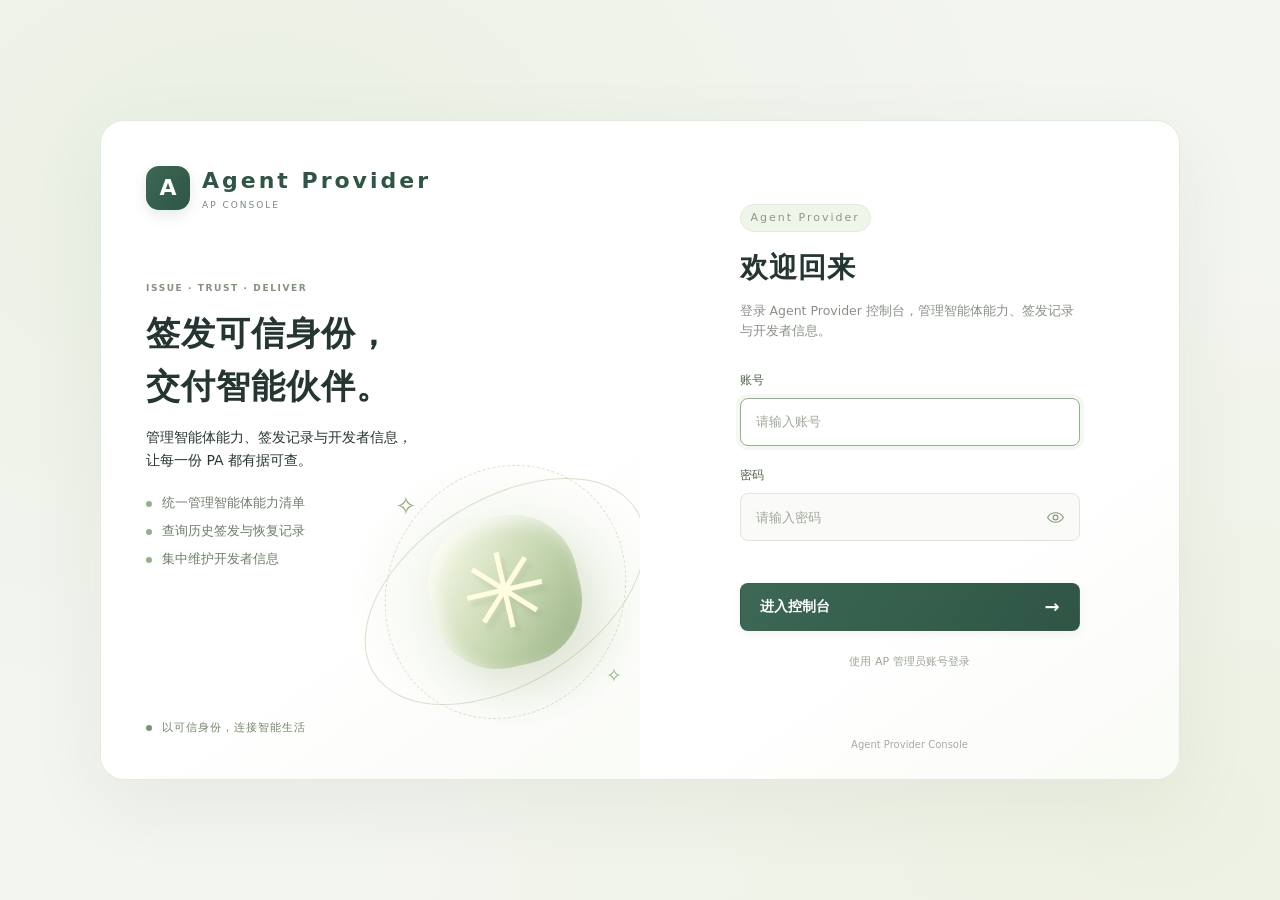
<file: app/web_ap/login.html>
<!doctype html>
<html lang="zh-CN">
<head>
<meta charset="utf-8">
<meta name="viewport" content="width=device-width, initial-scale=1">
<title>登录 · Agent Provider 控制台</title>
<style>
/* ============================================================
   AP 登录页 — 与 User 端 login.html 同构
   左：品牌欢迎区（米绿渐变 + 几何装饰）
   右：登录表单区
   ============================================================ */

:root {
  /* 品牌色（User 端同款墨绿系统） */
  --primary: #315c4c;
  --primary-hover: #274a3d;
  --primary-soft: #edf2eb;
  --primary-ink: #2f5545;
  --primary-border: #dbe5d3;

  /* 中性色 */
  --ink: #253632;
  --muted: #7a8580;
  --muted-2: #9aa79a;
  --border: #e4e9df;
  --bg: #f3f5ef;

  /* 语义色 */
  --danger: #ad5e4f;
  --danger-soft: #fff4ee;
  --danger-border: #f3d8c8;

  /* 圆角 */
  --radius-shell: 24px;
  --radius-btn: 8px;
  --radius-sm: 8px;

  --font-sans: "Segoe UI", "Microsoft YaHei", system-ui, -apple-system, sans-serif;

  --shadow-shell: 0 24px 80px #344b3910;
  --shadow-btn: 0 3px 8px #315c4c13;
}

* { box-sizing: border-box; }

html, body { height: 100%; }

body {
  margin: 0;
  background: var(--bg);
  color: var(--ink);
  font-family: var(--font-sans);
  font-size: 14px;
  line-height: 1.6;
  -webkit-font-smoothing: antialiased;
}

/* ---------- 外壳 ---------- */

.login-page {
  min-height: 100vh;
  min-height: 100svh;
  display: grid;
  place-items: center;
  padding: 40px;
  background:
    radial-gradient(ellipse at 20% 20%, #e5eddc99, transparent 55%),
    radial-gradient(ellipse at 90% 90%, #edf1e2, transparent 50%),
    var(--bg);
}

.login-shell {
  width: min(1080px, 100%);
  min-height: 660px;
  display: grid;
  grid-template-columns: 1fr 1fr;
  background: #fff;
  border: 1px solid var(--border);
  border-radius: var(--radius-shell);
  overflow: hidden;
  box-shadow: var(--shadow-shell);
  animation: welcome-enter 700ms cubic-bezier(.2,.7,.2,1) both;
}

/* ---------- 左：欢迎区 ---------- */

.welcome {
  position: relative;
  overflow: hidden;
  background: linear-gradient(145deg, #fff 65%, #f9fbf6);
  padding: 42px 45px;
  display: flex;
  flex-direction: column;
}

.brand {
  display: flex;
  align-items: center;
  gap: 12px;
  font-size: 22px;
  font-weight: 650;
  letter-spacing: 3px;
  color: var(--primary-ink);
  text-decoration: none;
  z-index: 1;
}
.brand small {
  display: block;
  font-size: 9px;
  letter-spacing: 2px;
  color: var(--muted);
  font-weight: 400;
}
.brand-icon {
  width: 44px;
  height: 44px;
  border-radius: 13px;
  display: inline-grid;
  place-items: center;
  background: linear-gradient(125deg, #3c6855, #2f5545);
  color: #fff;
  font-size: 22px;
  letter-spacing: 0;
  font-weight: 700;
  box-shadow: 0 5px 14px #315c4c20;
}

.welcome-copy {
  position: relative;
  z-index: 1;
  margin-top: 68px;
}
.welcome-copy .eyebrow {
  font-size: 9px;
  letter-spacing: 1.6px;
  color: #83917f !important;
  font-weight: 600;
  margin: 0 0 12px;
  text-transform: uppercase;
}
.welcome-copy h1 {
  font-size: 34px;
  line-height: 1.55;
  letter-spacing: 1px;
  margin: 0 0 14px;
  color: var(--ink);
  font-weight: 600;
}
.welcome-copy > p:last-child {
  font-size: 13px;
  line-height: 1.9;
  color: #788570;
  margin: 0;
}

/* 产品能力小列表（新增） */
.welcome-points {
  list-style: none;
  padding: 0;
  margin: 22px 0 0;
  display: flex;
  flex-direction: column;
  gap: 8px;
  position: relative;
  z-index: 1;
}
.welcome-points li {
  font-size: 12.5px;
  color: #6f7d6a;
  padding-left: 16px;
  position: relative;
}
.welcome-points li::before {
  content: "";
  position: absolute;
  left: 0; top: 8px;
  width: 6px; height: 6px;
  border-radius: 50%;
  background: #95b18a;
}

.welcome-foot {
  position: relative;
  z-index: 1;
  margin-top: auto;
  padding-top: 120px;
  font-size: 11px;
  letter-spacing: 1px;
  color: #75876b;
}
.green-dot {
  display: inline-block;
  width: 6px;
  height: 6px;
  background: #759778;
  border-radius: 50%;
  margin-right: 6px;
  vertical-align: middle;
}

/* 装饰几何图形 */
.welcome-art {
  position: absolute;
  width: 330px;
  height: 285px;
  right: -30px;
  bottom: 45px;
  display: grid;
  place-items: center;
  background: radial-gradient(ellipse, #d2deba66, transparent 67%);
  pointer-events: none;
}
.welcome-orb {
  width: 150px;
  height: 150px;
  display: grid;
  place-items: center;
  border-radius: 43%;
  transform: rotate(-13deg);
  background: linear-gradient(130deg, #fffff0, #c2d4ac 60%, #96ae82);
  box-shadow: inset 6px 8px 18px #ffffffb0, 12px 25px 38px #6b825323;
  color: #fffce2;
  font-size: 105px;
  line-height: 1;
  text-shadow: 3px 7px 4px #6d845b22;
  animation: orb-float 7s ease-in-out infinite;
}
.welcome-ring {
  position: absolute;
  border: 1px solid #b6c99d88;
  border-radius: 50%;
  width: 310px;
  height: 185px;
  transform: rotate(-32deg);
  animation: ring-orbit 38s linear infinite;
}
.ring-two {
  width: 235px;
  height: 260px;
  border-style: dashed;
  transform: rotate(30deg);
  animation-duration: 49s;
  animation-direction: reverse;
}
.spark {
  position: absolute;
  color: #98ad7f;
  font-size: 26px;
  animation: twinkle 5s ease-in-out infinite;
}
.spark-one { top: 37px; left: 55px; }
.spark-two { bottom: 44px; right: 48px; font-size: 19px; animation-delay: -2.5s; }

/* ---------- 右：登录区 ---------- */

.login-side {
  position: relative;
  display: flex;
  align-items: center;
  justify-content: center;
  padding: 65px 55px 90px;
  background: linear-gradient(145deg, #fff 65%, #f9fbf6);
}

.login-content {
  width: 100%;
  max-width: 340px;
  animation: welcome-enter 800ms 100ms cubic-bezier(.2,.7,.2,1) both;
}

.login-kicker {
  font-size: 11px;
  letter-spacing: 2px;
  color: #8a9982;
  padding: 4px 10px;
  border-radius: 20px;
  background: #f0f5ea;
  border: 1px solid #e2eadb;
  display: inline-block;
}

.login-content h2 {
  font-size: 28px;
  letter-spacing: 1px;
  margin: 14px 0 10px;
  color: var(--ink);
  font-weight: 600;
}

.login-description {
  color: #899187;
  font-size: 12.5px;
  margin: 0 0 30px;
}

/* 表单 */
.login-content label {
  display: block;
  font-size: 12px;
  margin: 20px 0 8px;
  color: #52634f;
  font-weight: 550;
}

.login-content input {
  width: 100%;
  height: 48px;
  padding: 12px 15px;
  font: inherit;
  font-size: 13px;
  background: #fafbf8;
  border: 1px solid #e0e6da;
  border-radius: var(--radius-sm);
  color: var(--ink);
  outline: none;
  transition: border-color 200ms ease, box-shadow 200ms ease, background-color 200ms ease;
}
.login-content input::placeholder { color: #a0a99a; }
.login-content input:hover { border-color: #d5dccc; }
.login-content input:focus {
  background-color: #fff;
  border-color: #95b18a;
  box-shadow: 0 0 0 4px #9cb68a1c;
}

.password-field { position: relative; }
.password-field input { padding-right: 49px; }
.password-field button {
  position: absolute;
  right: 5px; top: 5px;
  width: 39px; height: 39px;
  display: grid; place-items: center;
  background: none;
  color: #8b9983;
  border: none;
  border-radius: 6px;
  cursor: pointer;
  transition: background 180ms ease, color 180ms ease;
}
.password-field button:hover { background: #edf2eb; color: var(--primary-ink); }

/* 错误提示 */
#login-error {
  min-height: 24px;
  margin: 12px 0 6px;
  font-size: 12px;
  color: var(--danger);
  transition: padding 200ms ease, background 200ms ease;
}
#login-error:not(:empty) {
  padding: 9px 12px;
  background: var(--danger-soft);
  border-radius: 7px;
  border-left: 3px solid #d8a082;
  animation: message-enter 240ms ease-out;
}

/* 提交按钮 */
.login-submit {
  width: 100%;
  height: 48px;
  margin-top: 6px;
  display: flex;
  align-items: center;
  justify-content: space-between;
  padding: 0 19px;
  font: inherit;
  font-size: 13.5px;
  font-weight: 600;
  color: #fff;
  background: linear-gradient(125deg, #3c6855, #2f5545);
  border: 1px solid #2f55451a;
  border-radius: var(--radius-btn);
  box-shadow: var(--shadow-btn);
  cursor: pointer;
  transition: transform 180ms ease, box-shadow 180ms ease, background 180ms ease;
}
.login-submit:hover:not(:disabled) {
  transform: translateY(-2px);
  box-shadow: 0 6px 16px #315c4c25;
  background: linear-gradient(125deg, #355c4b, #274a3d);
}
.login-submit:active:not(:disabled) {
  transform: translateY(1px) scale(.985);
  box-shadow: none;
  transition-duration: 70ms;
}
.login-submit:disabled { opacity: .65; cursor: not-allowed; }
.login-submit span {
  font-size: 18px;
  transition: transform 180ms ease;
}
.login-submit:hover:not(:disabled) span { transform: translateX(4px); }
.login-submit:focus-visible {
  outline: 3px solid #a3bf96;
  outline-offset: 3px;
}

/* busy 状态小转圈 */
.login-submit[aria-busy="true"]::after {
  content: '';
  width: 15px; height: 15px;
  border: 2px solid #ffffff55;
  border-top-color: #fff;
  border-radius: 50%;
  animation: spin 850ms linear infinite;
}

.login-help {
  text-align: center;
  font-size: 11px;
  color: #9ca594;
  margin: 22px 0 0;
}

.login-footer {
  position: absolute;
  bottom: 26px;
  left: 15px; right: 15px;
  text-align: center;
  font-size: 10px;
  color: #a4ad9d;
  margin: 0;
}

/* ---------- 动画 ---------- */

@keyframes welcome-enter {
  from { opacity: 0; transform: translateY(12px); }
  to   { opacity: 1; transform: translateY(0); }
}
@keyframes message-enter {
  from { opacity: 0; transform: translateY(3px); }
  to   { opacity: 1; transform: translateY(0); }
}
@keyframes orb-float {
  0%, 100% { transform: translateY(0) rotate(-13deg); }
  50%      { transform: translateY(-10px) rotate(-7deg); }
}
@keyframes ring-orbit {
  from { transform: rotate(-32deg); }
  to   { transform: rotate(328deg); }
}
@keyframes twinkle {
  0%, 100% { opacity: .45; transform: scale(.9); }
  50%      { opacity: .9;  transform: scale(1.08); }
}
@keyframes spin { to { transform: rotate(360deg); } }

/* ---------- 响应式 ---------- */

@media (max-width: 760px) {
  .login-page { padding: 20px; }
  .login-shell {
    grid-template-columns: 1fr;
    max-width: 470px;
    min-height: 0;
    border-radius: 18px;
  }
  .welcome {
    padding: 27px 30px;
    min-height: 205px;
  }
  .welcome-copy { margin-top: 22px; }
  .welcome-copy .eyebrow,
  .welcome-copy > p:last-child,
  .welcome-points,
  .welcome-foot { display: none; }
  .welcome-copy h1 { font-size: 24px; line-height: 1.5; margin: 0; }
  .welcome-art {
    width: 180px; height: 170px;
    right: -8px; bottom: -22px;
    opacity: .65;
  }
  .welcome-orb { width: 85px; height: 85px; font-size: 62px; }
  .welcome-ring { width: 170px; height: 105px; }
  .ring-two { width: 130px; height: 145px; }
  .spark { display: none; }
  .login-side { padding: 33px 30px 72px; }
  .login-content { max-width: none; }
  .login-content h2 { font-size: 26px; margin-top: 8px; }
  .login-description { margin-bottom: 23px; }
  .login-footer { bottom: 21px; }
  .login-content label { margin-top: 17px; }
}

@media (prefers-reduced-motion: reduce) {
  *, *::before, *::after {
    animation: none !important;
    transition: none !important;
  }
  .login-submit:hover:not(:disabled) { transform: none; }
  .login-submit:hover:not(:disabled) span { transform: none; }
}
</style>
</head>
<body>

<div class="login-page">
  <div class="login-shell">

    <!-- ============ 左：欢迎区 ============ -->
    <section class="welcome" aria-label="品牌欢迎">
      <a class="brand" href="/ap/login">
        <span class="brand-icon">A</span>
        <span>
          Agent Provider
          <small>AP CONSOLE</small>
        </span>
      </a>

      <div class="welcome-copy">
        <p class="eyebrow">ISSUE · TRUST · DELIVER</p>
        <h1>签发可信身份，<br>交付智能伙伴。</h1>
        <p>管理智能体能力、签发记录与开发者信息，<br>让每一份 PA 都有据可查。</p>

        <ul class="welcome-points">
          <li>统一管理智能体能力清单</li>
          <li>查询历史签发与恢复记录</li>
          <li>集中维护开发者信息</li>
        </ul>
      </div>

      <div class="welcome-art" aria-hidden="true">
        <div class="welcome-ring ring-one"></div>
        <div class="welcome-ring ring-two"></div>
        <div class="welcome-orb">✳</div>
        <span class="spark spark-one">✧</span>
        <span class="spark spark-two">✧</span>
      </div>

      <div class="welcome-foot">
        <span class="green-dot"></span> 以可信身份，连接智能生活
      </div>
    </section>

    <!-- ============ 右：登录区 ============ -->
    <section class="login-side" aria-labelledby="login-title">
      <div class="login-content">
        <span class="login-kicker">Agent Provider</span>
        <h2 id="login-title">欢迎回来</h2>
        <p class="login-description">登录 Agent Provider 控制台，管理智能体能力、签发记录与开发者信息。</p>

        <form id="login-form" autocomplete="on">
          <label for="username">账号</label>
          <input id="username" name="username" type="text"
                 placeholder="请输入账号" autocomplete="username"
                 autofocus maxlength="128" required>

          <label for="password">密码</label>
          <div class="password-field">
            <input id="password" name="password" type="password"
                   placeholder="请输入密码" autocomplete="current-password" required>
            <button type="button" id="toggle-password"
                    aria-label="显示密码" aria-pressed="false">
              <svg viewBox="0 0 24 24" width="19" height="19" fill="none"
                   stroke="currentColor" stroke-width="1.5" aria-hidden="true">
                <path d="M2 12s3.5-6 10-6 10 6 10 6-3.5 6-10 6S2 12 2 12Z"/>
                <circle cx="12" cy="12" r="3"/>
              </svg>
            </button>
          </div>

          <p id="login-error" role="alert" aria-live="polite"></p>

          <button type="submit" class="login-submit" id="submit">
            进入控制台 <span aria-hidden="true">→</span>
          </button>
        </form>

        <p class="login-help">使用 AP 管理员账号登录</p>
      </div>

      <p class="login-footer">Agent Provider Console</p>
    </section>

  </div>
</div>

<script>
(function () {
  var LOGIN_URL = "/v1/ap/login";
  var HOME_URL  = "/ap";

  var form      = document.getElementById('login-form');
  var userEl    = document.getElementById('username');
  var pwdEl     = document.getElementById('password');
  var btn       = document.getElementById('submit');
  var errBox    = document.getElementById('login-error');
  var toggle    = document.getElementById('toggle-password');

  /* ?next= 回跳，挡开放重定向 */
  var params = new URLSearchParams(location.search);
  var next   = params.get('next') || '';
  if (!next || next.charAt(0) !== '/' || next.indexOf('//') === 0) {
    next = HOME_URL;
  }

  /* 密码可见切换 */
  toggle.addEventListener('click', function () {
    var shown = pwdEl.type === 'text';
    pwdEl.type = shown ? 'password' : 'text';
    toggle.setAttribute('aria-pressed', String(!shown));
    toggle.setAttribute('aria-label', shown ? '显示密码' : '隐藏密码');
    pwdEl.focus();
  });

  function showError(msg) { errBox.textContent = msg; }
  function clearError()   { errBox.textContent = ''; }

  [userEl, pwdEl].forEach(function (el) {
    el.addEventListener('input', clearError);
  });

  form.addEventListener('submit', async function (e) {
    e.preventDefault();
    var u = userEl.value.trim();
    var p = pwdEl.value;

    if (!u) { showError('请输入账号'); userEl.focus(); return; }
    if (!p) { showError('请输入密码'); pwdEl.focus(); return; }

    btn.disabled = true;
    btn.setAttribute('aria-busy', 'true');
    btn.firstChild.nodeValue = '登录中 ';
    clearError();

    try {
      var r = await fetch(LOGIN_URL, {
        method: 'POST',
        headers: { 'Content-Type': 'application/json' },
        credentials: 'same-origin',
        body: JSON.stringify({ username: u, password: p })
      });

      if (r.ok) {
        btn.firstChild.nodeValue = '登录成功，正在进入 ';
        location.replace(next);
        return;
      }

      var msg = '登录失败，请重试';
      if (r.status === 401) {
        msg = '账号或密码错误';
      } else {
        try {
          var d = await r.json();
          if (d && (d.detail === 'unauthorized')) msg = '登录状态异常，请重试';
          else if (d && typeof d.detail === 'string' && d.detail !== 'invalid_credentials') msg = d.detail;
        } catch (_) {}
      }
      showError(msg);
    } catch (err) {
      showError('无法连接服务，请确认后端已启动');
    } finally {
      btn.disabled = false;
      btn.removeAttribute('aria-busy');
      btn.firstChild.nodeValue = '进入控制台 ';
    }
  });
})();
</script>
</body>
</html>
</file>
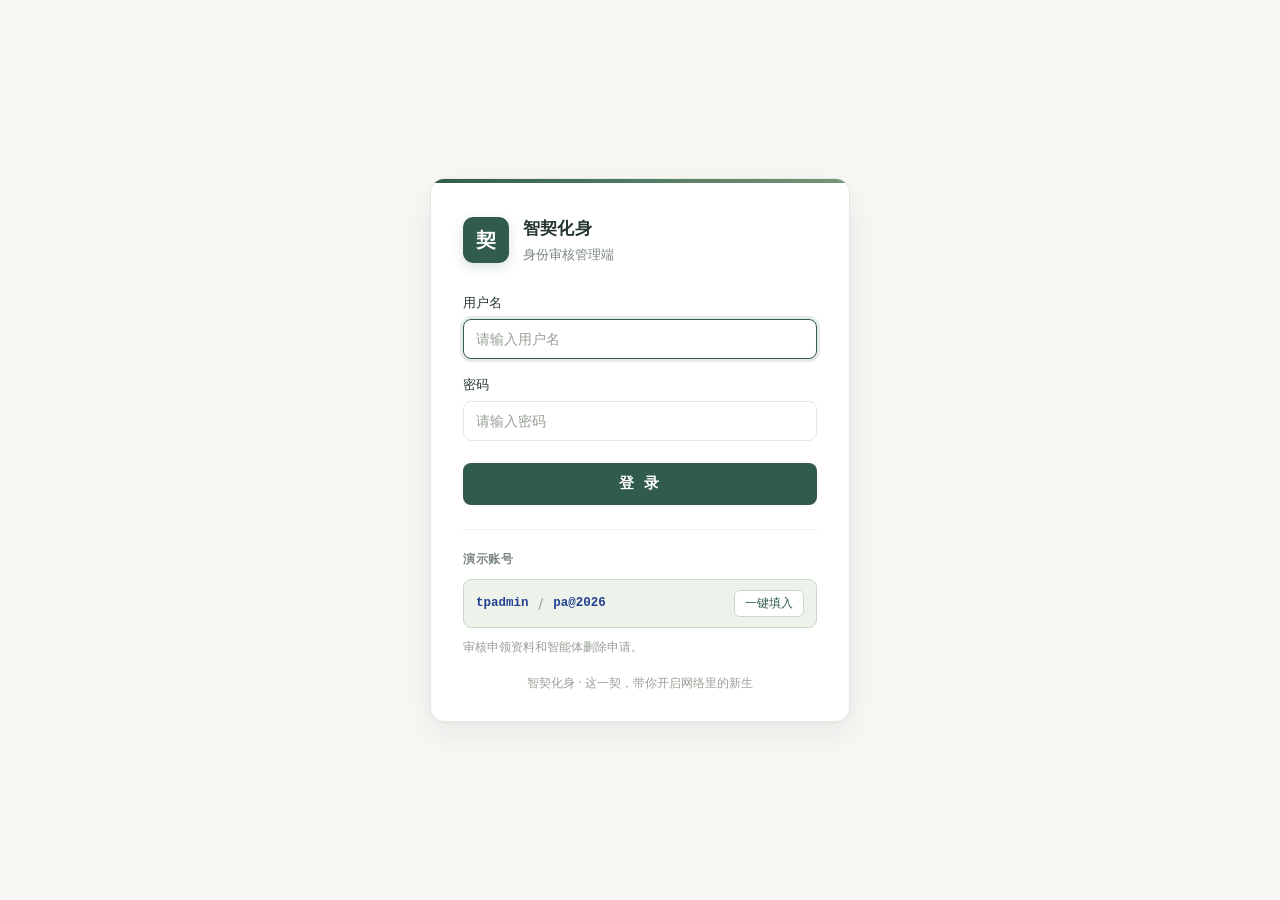
<file: app/web_tp/login.html>
<!doctype html>
<html lang="zh-CN">
<head>
<meta charset="utf-8">
<meta name="viewport" content="width=device-width, initial-scale=1">
<title>智契化身 · 身份审核登录</title>
<style>
  :root {
    --primary:        #315c4c;
    --primary-hover:  #274c3e;
    --primary-soft:   #edf2eb;
    --primary-border: #c9d9c8;
    --bg:             #f7f8f4;
    --surface:        #ffffff;
    --text-title:     #253632;
    --text-body:      #253632;
    --text-muted:     #7a8580;
    --text-faint:     #98a096;
    --border:         #e5e9e4;
    --divider:        #eff2ec;
    --danger:         #dc2626;
    --danger-soft:    #fef2f2;
    --radius-lg:      14px;
    --radius-md:      10px;
    --radius-sm:      8px;
  }
  * { box-sizing: border-box; }
  html, body { height: 100%; }
  body {
    margin: 0;
    background: var(--bg);
    color: var(--text-body);
    font-family: system-ui, -apple-system, "Segoe UI", "Microsoft YaHei", "PingFang SC", sans-serif;
    font-size: 14px;
    line-height: 1.6;
    display: flex;
    align-items: center;
    justify-content: center;
    padding: 24px;
    -webkit-font-smoothing: antialiased;
  }

  .card {
    width: 100%;
    max-width: 420px;
    background: var(--surface);
    border: 1px solid var(--border);
    border-radius: var(--radius-lg);
    box-shadow: 0 1px 2px rgba(15, 23, 42, .04), 0 12px 32px rgba(15, 23, 42, .07);
    overflow: hidden;
  }
  .card-bar { height: 4px; background: linear-gradient(90deg, #315c4c 0%, #759778 100%); }
  .card-body { padding: 32px 32px 28px; }

  .brand { display: flex; align-items: center; gap: 14px; margin-bottom: 28px; }
  .brand-mark {
    width: 46px; height: 46px; flex: 0 0 46px;
    border-radius: var(--radius-md);
    background: #315c4c;
    color: #fff;
    display: flex; align-items: center; justify-content: center;
    font-size: 20px; font-weight: 700; letter-spacing: .5px;
    box-shadow: 0 4px 12px rgba(49, 92, 76, .18);
  }
  .brand-text h1 {
    margin: 0; font-size: 17px; font-weight: 650;
    color: var(--text-title); letter-spacing: .2px;
  }
  .brand-text p { margin: 2px 0 0; font-size: 12.5px; color: var(--text-muted); }

  .field { margin-bottom: 16px; }
  .field label {
    display: block; margin-bottom: 6px;
    font-size: 12.5px; font-weight: 550; color: var(--text-body);
  }
  .field input {
    width: 100%; height: 40px; padding: 0 12px;
    font-size: 14px; font-family: inherit; color: var(--text-title);
    background: #fff;
    border: 1px solid var(--border);
    border-radius: var(--radius-sm);
    outline: none;
    transition: border-color .15s ease, box-shadow .15s ease;
  }
  .field input::placeholder { color: var(--text-faint); }
  .field input:hover { border-color: #d5dbe6; }
  .field input:focus {
    border-color: var(--primary);
    box-shadow: 0 0 0 3px rgba(49, 92, 76, .12);
  }

  .alert {
    display: none;
    align-items: flex-start; gap: 8px;
    margin-bottom: 16px; padding: 10px 12px;
    font-size: 13px; color: var(--danger);
    background: var(--danger-soft);
    border: 1px solid #fecaca;
    border-radius: var(--radius-sm);
  }
  .alert.show { display: flex; animation: fade .18s ease; }
  @keyframes fade { from { opacity: 0; transform: translateY(-3px); } to { opacity: 1; transform: none; } }

  .btn {
    width: 100%; height: 42px; margin-top: 6px;
    font-size: 14.5px; font-weight: 600; font-family: inherit; letter-spacing: 2px;
    color: #fff; background: var(--primary);
    border: none; border-radius: var(--radius-sm);
    cursor: pointer;
    transition: background .15s ease, box-shadow .15s ease;
  }
  .btn:hover:not(:disabled) { background: var(--primary-hover); box-shadow: 0 4px 14px rgba(49, 92, 76, .2); }
  .btn:active:not(:disabled) { transform: translateY(1px); }
  .btn:disabled { opacity: .65; cursor: not-allowed; letter-spacing: 1px; }

  .hint {
    margin-top: 24px; padding-top: 20px;
    border-top: 1px solid var(--divider);
  }
  .hint-title {
    font-size: 12px; font-weight: 600; color: var(--text-muted);
    text-transform: uppercase; letter-spacing: .6px; margin-bottom: 10px;
  }
  .hint-row {
    display: flex; align-items: center; gap: 10px;
    padding: 10px 12px;
    background: var(--primary-soft);
    border: 1px solid var(--primary-border);
    border-radius: var(--radius-sm);
  }
  .hint-row code {
    font-family: "SFMono-Regular", Consolas, "Liberation Mono", monospace;
    font-size: 12.5px; color: #24408f; font-weight: 600;
  }
  .hint-sep { color: var(--text-faint); }
  .hint-row .fill {
    margin-left: auto;
    padding: 4px 10px;
    font-size: 12px; font-family: inherit; font-weight: 550;
    color: var(--primary); background: #fff;
    border: 1px solid var(--primary-border);
    border-radius: 6px; cursor: pointer;
    transition: background .15s ease;
  }
  .hint-row .fill:hover { background: #fff; border-color: var(--primary); }
  .hint-note { margin: 10px 0 0; font-size: 11.5px; color: var(--text-faint); }

  .foot {
    margin-top: 18px; text-align: center;
    font-size: 11.5px; color: var(--text-faint);
  }
  @media (max-width: 480px) {
    .card-body { padding: 26px 20px 22px; }
  }
</style>
</head>
<body>
  <div class="card">
    <div class="card-bar"></div>
    <div class="card-body">
      <div class="brand">
        <div class="brand-mark">契</div>
        <div class="brand-text">
          <h1>智契化身</h1>
          <p>身份审核管理端</p>
        </div>
      </div>

      <div class="alert" id="alert"><span>&#9888;</span><span id="alertText"></span></div>

      <form id="form" autocomplete="on">
        <div class="field">
          <label for="username">用户名</label>
          <input id="username" name="username" type="text" placeholder="请输入用户名" autocomplete="username" autofocus>
        </div>
        <div class="field">
          <label for="password">密码</label>
          <input id="password" name="password" type="password" placeholder="请输入密码" autocomplete="current-password">
        </div>
        <button class="btn" type="submit" id="submit">登 录</button>
      </form>

      <div class="hint">
        <div class="hint-title">演示账号</div>
        <div class="hint-row">
          <code>tpadmin</code>
          <span class="hint-sep">/</span>
          <code>pa@2026</code>
          <button type="button" class="fill" id="fill">一键填入</button>
        </div>
        <p class="hint-note">审核申领资料和智能体删除申请。</p>
      </div>

      <div class="foot">智契化身 · 这一契，带你开启网络里的新生</div>
    </div>
  </div>

<script>
(function () {
  var LOGIN_URL  = "/v1/tp/login";
  var HOME_URL   = "/tp";
  var DEMO_USER  = "tpadmin";
  var DEMO_PWD   = "pa@2026";

  var form      = document.getElementById('form');
  var userEl    = document.getElementById('username');
  var pwdEl     = document.getElementById('password');
  var btn       = document.getElementById('submit');
  var alertBox  = document.getElementById('alert');
  var alertText = document.getElementById('alertText');

  // 支持 ?next= 回跳，但要挡住开放重定向：只接受本端路径
  var params = new URLSearchParams(location.search);
  var next   = params.get('next') || '';
  if (!next || next.charAt(0) !== '/' || next.indexOf('//') === 0) {
    next = HOME_URL;
  }

  document.getElementById('fill').addEventListener('click', function () {
    userEl.value = DEMO_USER;
    pwdEl.value  = DEMO_PWD;
    hideAlert();
    pwdEl.focus();
  });

  function showAlert(msg) {
    alertText.textContent = msg;
    alertBox.classList.add('show');
  }
  function hideAlert() { alertBox.classList.remove('show'); }

  [userEl, pwdEl].forEach(function (el) {
    el.addEventListener('input', hideAlert);
  });

  form.addEventListener('submit', async function (e) {
    e.preventDefault();
    var u = userEl.value.trim();
    var p = pwdEl.value;
    if (!u) { showAlert('请输入用户名'); userEl.focus(); return; }
    if (!p) { showAlert('请输入密码'); pwdEl.focus(); return; }

    btn.disabled = true;
    btn.textContent = '登录中…';
    hideAlert();

    try {
      var r = await fetch(LOGIN_URL, {
        method: 'POST',
        headers: { 'Content-Type': 'application/json' },
        credentials: 'same-origin',
        body: JSON.stringify({ username: u, password: p })
      });

      if (r.ok) {
        btn.textContent = '登录成功，正在进入…';
        location.replace(next);
        return;
      }

      var msg = '登录失败，请重试';
      if (r.status === 401) {
        msg = '用户名或密码错误';
      } else {
        try {
          var d = await r.json();
          if (d && (d.detail === 'unauthorized')) { msg = '登录状态异常，请重试'; }
          else if (d && typeof d.detail === 'string' && d.detail !== 'invalid_credentials') { msg = d.detail; }
        } catch (_) {}
      }
      showAlert(msg);
    } catch (err) {
      showAlert('无法连接服务，请确认后端已启动');
    } finally {
      btn.disabled = false;
      btn.textContent = '登 录';
    }
  });
})();
</script>
</body>
</html>
</file>
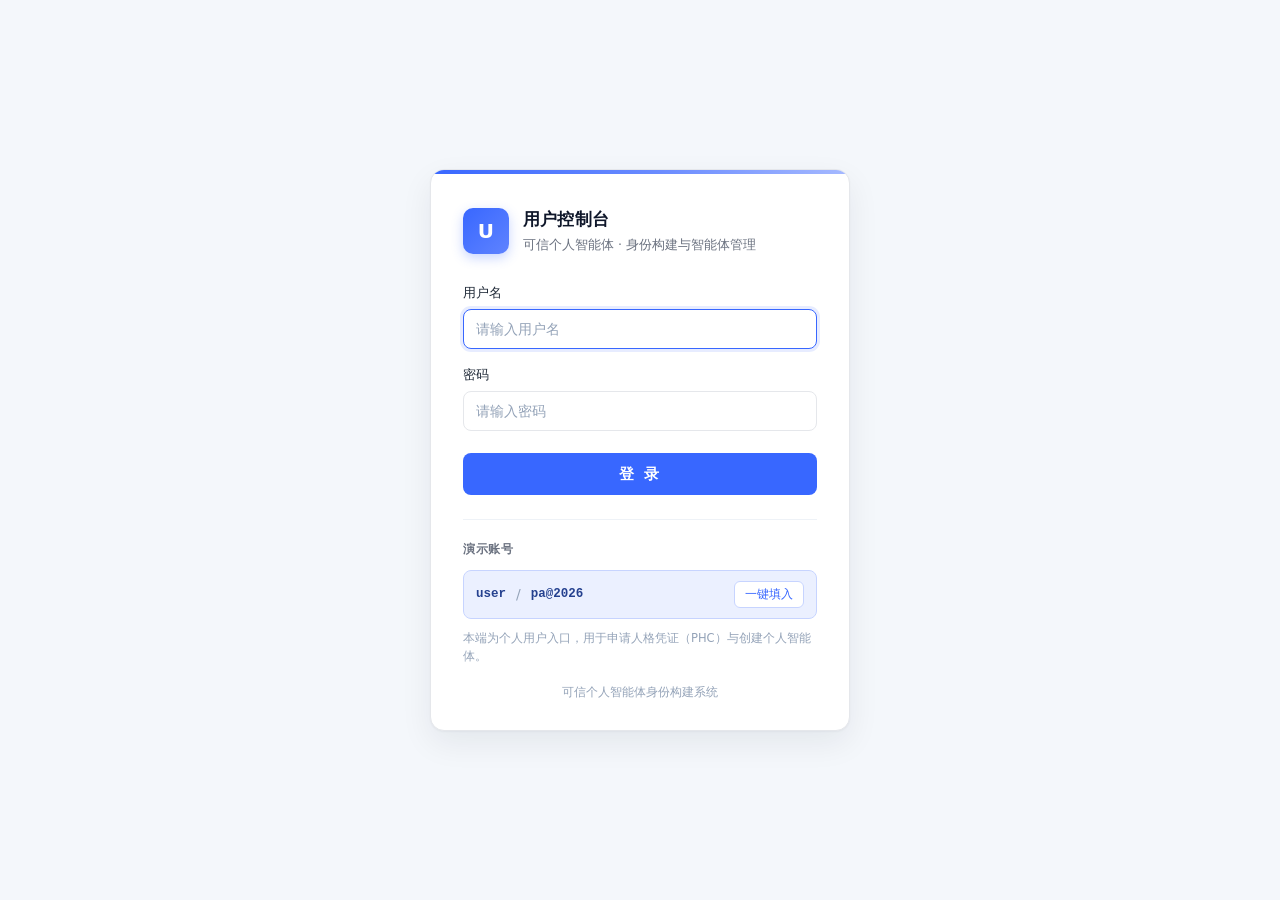
<file: app/web_user/login.html>
<!doctype html>
<html lang="zh-CN">
<head>
<meta charset="utf-8">
<meta name="viewport" content="width=device-width, initial-scale=1">
<title>智契化身 · 登录 · 用户控制台</title>
<style>
  :root {
    --primary:        #3867ff;
    --primary-hover:  #2d52cc;
    --primary-soft:   #ebf0ff;
    --primary-border: #c7d4ff;
    --bg:             #f4f7fb;
    --surface:        #ffffff;
    --text-title:     #0f172a;
    --text-body:      #1f2937;
    --text-muted:     #6b7280;
    --text-faint:     #94a3b8;
    --border:         #e5e7eb;
    --divider:        #eef2f7;
    --danger:         #dc2626;
    --danger-soft:    #fef2f2;
    --radius-lg:      14px;
    --radius-md:      10px;
    --radius-sm:      8px;
  }
  * { box-sizing: border-box; }
  html, body { height: 100%; }
  body {
    margin: 0;
    background: var(--bg);
    color: var(--text-body);
    font-family: system-ui, -apple-system, "Segoe UI", "Microsoft YaHei", "PingFang SC", sans-serif;
    font-size: 14px;
    line-height: 1.6;
    display: flex;
    align-items: center;
    justify-content: center;
    padding: 24px;
    -webkit-font-smoothing: antialiased;
  }

  .card {
    width: 100%;
    max-width: 420px;
    background: var(--surface);
    border: 1px solid var(--border);
    border-radius: var(--radius-lg);
    box-shadow: 0 1px 2px rgba(15, 23, 42, .04), 0 12px 32px rgba(15, 23, 42, .07);
    overflow: hidden;
  }
  .card-bar { height: 4px; background: linear-gradient(90deg, #3867ff 0%, #6b8cff 55%, #a5b9ff 100%); }
  .card-body { padding: 32px 32px 28px; }

  .brand { display: flex; align-items: center; gap: 14px; margin-bottom: 28px; }
  .brand-mark {
    width: 46px; height: 46px; flex: 0 0 46px;
    border-radius: var(--radius-md);
    background: linear-gradient(135deg, #3867ff 0%, #5f83ff 100%);
    color: #fff;
    display: flex; align-items: center; justify-content: center;
    font-size: 20px; font-weight: 700; letter-spacing: .5px;
    box-shadow: 0 4px 12px rgba(56, 103, 255, .28);
  }
  .brand-text h1 {
    margin: 0; font-size: 17px; font-weight: 650;
    color: var(--text-title); letter-spacing: .2px;
  }
  .brand-text p { margin: 2px 0 0; font-size: 12.5px; color: var(--text-muted); }

  .field { margin-bottom: 16px; }
  .field label {
    display: block; margin-bottom: 6px;
    font-size: 12.5px; font-weight: 550; color: var(--text-body);
  }
  .field input {
    width: 100%; height: 40px; padding: 0 12px;
    font-size: 14px; font-family: inherit; color: var(--text-title);
    background: #fff;
    border: 1px solid var(--border);
    border-radius: var(--radius-sm);
    outline: none;
    transition: border-color .15s ease, box-shadow .15s ease;
  }
  .field input::placeholder { color: var(--text-faint); }
  .field input:hover { border-color: #d5dbe6; }
  .field input:focus {
    border-color: var(--primary);
    box-shadow: 0 0 0 3px rgba(56, 103, 255, .12);
  }

  .alert {
    display: none;
    align-items: flex-start; gap: 8px;
    margin-bottom: 16px; padding: 10px 12px;
    font-size: 13px; color: var(--danger);
    background: var(--danger-soft);
    border: 1px solid #fecaca;
    border-radius: var(--radius-sm);
  }
  .alert.show { display: flex; animation: fade .18s ease; }
  @keyframes fade { from { opacity: 0; transform: translateY(-3px); } to { opacity: 1; transform: none; } }

  .btn {
    width: 100%; height: 42px; margin-top: 6px;
    font-size: 14.5px; font-weight: 600; font-family: inherit; letter-spacing: 2px;
    color: #fff; background: var(--primary);
    border: none; border-radius: var(--radius-sm);
    cursor: pointer;
    transition: background .15s ease, box-shadow .15s ease;
  }
  .btn:hover:not(:disabled) { background: var(--primary-hover); box-shadow: 0 4px 14px rgba(56, 103, 255, .3); }
  .btn:active:not(:disabled) { transform: translateY(1px); }
  .btn:disabled { opacity: .65; cursor: not-allowed; letter-spacing: 1px; }

  .hint {
    margin-top: 24px; padding-top: 20px;
    border-top: 1px solid var(--divider);
  }
  .hint-title {
    font-size: 12px; font-weight: 600; color: var(--text-muted);
    text-transform: uppercase; letter-spacing: .6px; margin-bottom: 10px;
  }
  .hint-row {
    display: flex; align-items: center; gap: 10px;
    padding: 10px 12px;
    background: var(--primary-soft);
    border: 1px solid var(--primary-border);
    border-radius: var(--radius-sm);
  }
  .hint-row code {
    font-family: "SFMono-Regular", Consolas, "Liberation Mono", monospace;
    font-size: 12.5px; color: #24408f; font-weight: 600;
  }
  .hint-sep { color: var(--text-faint); }
  .hint-row .fill {
    margin-left: auto;
    padding: 4px 10px;
    font-size: 12px; font-family: inherit; font-weight: 550;
    color: var(--primary); background: #fff;
    border: 1px solid var(--primary-border);
    border-radius: 6px; cursor: pointer;
    transition: background .15s ease;
  }
  .hint-row .fill:hover { background: #fff; border-color: var(--primary); }
  .hint-note { margin: 10px 0 0; font-size: 11.5px; color: var(--text-faint); }

  .foot {
    margin-top: 18px; text-align: center;
    font-size: 11.5px; color: var(--text-faint);
  }
  @media (max-width: 480px) {
    .card-body { padding: 26px 20px 22px; }
  }
</style>
</head>
<body>
  <div class="card">
    <div class="card-bar"></div>
    <div class="card-body">
      <div class="brand">
        <div class="brand-mark">U</div>
        <div class="brand-text">
          <h1>用户控制台</h1>
          <p>可信个人智能体 · 身份构建与智能体管理</p>
        </div>
      </div>

      <div class="alert" id="alert"><span>&#9888;</span><span id="alertText"></span></div>

      <form id="form" autocomplete="on">
        <div class="field">
          <label for="username">用户名</label>
          <input id="username" name="username" type="text" placeholder="请输入用户名" autocomplete="username" autofocus>
        </div>
        <div class="field">
          <label for="password">密码</label>
          <input id="password" name="password" type="password" placeholder="请输入密码" autocomplete="current-password">
        </div>
        <button class="btn" type="submit" id="submit">登 录</button>
      </form>

      <div class="hint">
        <div class="hint-title">演示账号</div>
        <div class="hint-row">
          <code>user</code>
          <span class="hint-sep">/</span>
          <code>pa@2026</code>
          <button type="button" class="fill" id="fill">一键填入</button>
        </div>
        <p class="hint-note">本端为个人用户入口，用于申请人格凭证（PHC）与创建个人智能体。</p>
      </div>

      <div class="foot">可信个人智能体身份构建系统</div>
    </div>
  </div>

<script>
(function () {
  var LOGIN_URL  = "/user/api/login";
  var HOME_URL   = "/user";
  var DEMO_USER  = "user";
  var DEMO_PWD   = "pa@2026";

  var form      = document.getElementById('form');
  var userEl    = document.getElementById('username');
  var pwdEl     = document.getElementById('password');
  var btn       = document.getElementById('submit');
  var alertBox  = document.getElementById('alert');
  var alertText = document.getElementById('alertText');

  // 支持 ?next= 回跳，但要挡住开放重定向：只接受本端路径
  var params = new URLSearchParams(location.search);
  var next   = params.get('next') || '';
  if (!next || next.charAt(0) !== '/' || next.indexOf('//') === 0) {
    next = HOME_URL;
  }

  document.getElementById('fill').addEventListener('click', function () {
    userEl.value = DEMO_USER;
    pwdEl.value  = DEMO_PWD;
    hideAlert();
    pwdEl.focus();
  });

  function showAlert(msg) {
    alertText.textContent = msg;
    alertBox.classList.add('show');
  }
  function hideAlert() { alertBox.classList.remove('show'); }

  [userEl, pwdEl].forEach(function (el) {
    el.addEventListener('input', hideAlert);
  });

  form.addEventListener('submit', async function (e) {
    e.preventDefault();
    var u = userEl.value.trim();
    var p = pwdEl.value;
    if (!u) { showAlert('请输入用户名'); userEl.focus(); return; }
    if (!p) { showAlert('请输入密码'); pwdEl.focus(); return; }

    btn.disabled = true;
    btn.textContent = '登录中…';
    hideAlert();

    try {
      var r = await fetch(LOGIN_URL, {
        method: 'POST',
        headers: { 'Content-Type': 'application/json' },
        credentials: 'same-origin',
        body: JSON.stringify({ username: u, password: p })
      });

      if (r.ok) {
        btn.textContent = '登录成功，正在进入…';
        location.replace(next);
        return;
      }

      var msg = '登录失败，请重试';
      if (r.status === 401) {
        msg = '用户名或密码错误';
      } else {
        try {
          var d = await r.json();
          if (d && (d.detail === 'unauthorized')) { msg = '登录状态异常，请重试'; }
          else if (d && typeof d.detail === 'string' && d.detail !== 'invalid_credentials') { msg = d.detail; }
        } catch (_) {}
      }
      showAlert(msg);
    } catch (err) {
      showAlert('无法连接服务，请确认后端已启动');
    } finally {
      btn.disabled = false;
      btn.textContent = '登 录';
    }
  });
})();
</script>
</body>
</html>
</file>
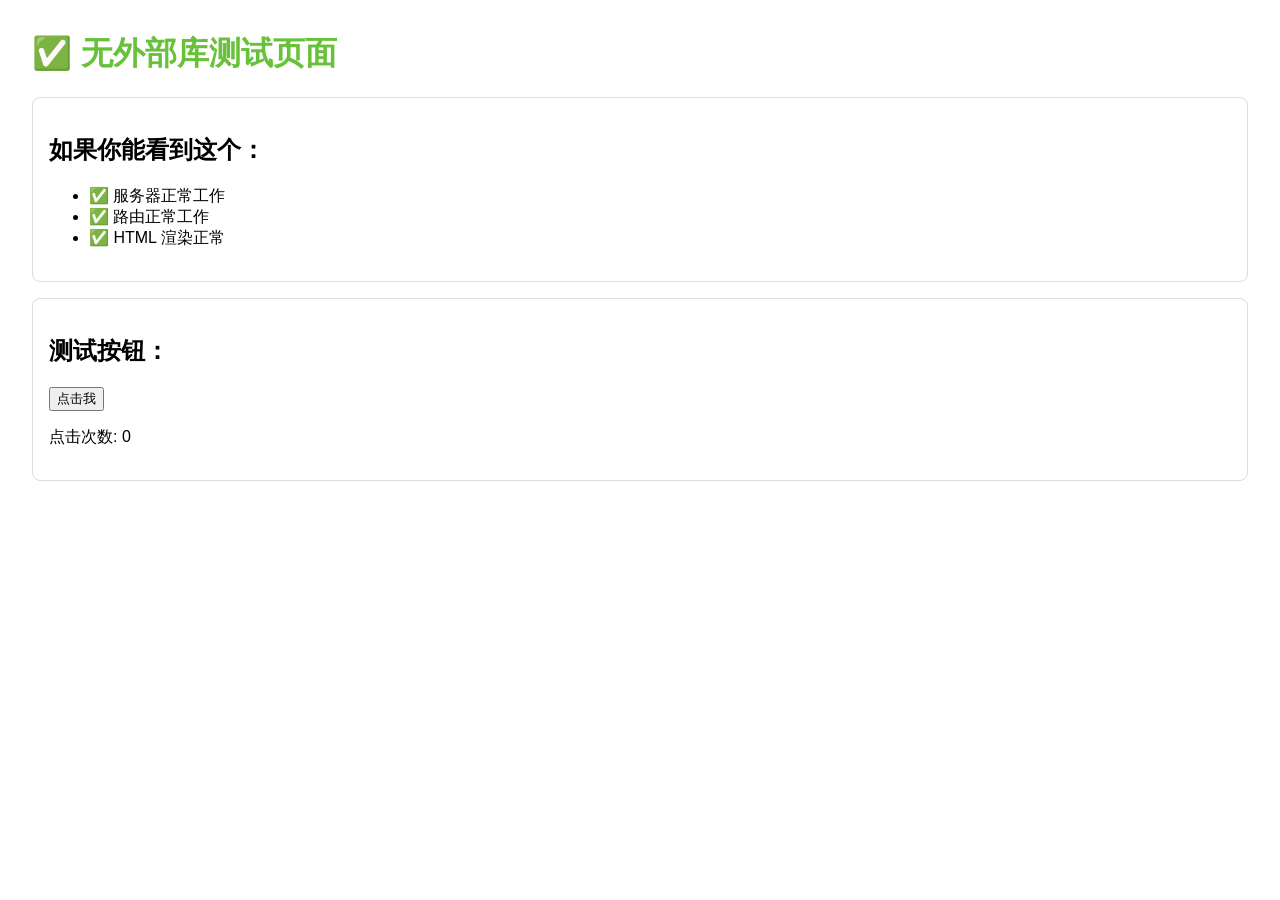
<file: app/web_user/no-library.html>
<!doctype html>
<html>
<head>
  <meta charset="utf-8">
  <title>无外部库测试</title>
  <style>
    body { font-family: Arial, sans-serif; margin: 2rem; }
    .success { color: #67c23a; }
    .section { margin: 1rem 0; padding: 1rem; border: 1px solid #ddd; border-radius: 8px; }
  </style>
</head>
<body>
  <h1 class="success">✅ 无外部库测试页面</h1>
  
  <div class="section">
    <h2>如果你能看到这个：</h2>
    <ul>
      <li>✅ 服务器正常工作</li>
      <li>✅ 路由正常工作</li>
      <li>✅ HTML 渲染正常</li>
    </ul>
  </div>
  
  <div class="section">
    <h2>测试按钮：</h2>
    <button onclick="testClick()">点击我</button>
    <p id="counter">点击次数: 0</p>
  </div>
  
  <script>
    let count = 0;
    function testClick() {
      count++;
      document.getElementById('counter').textContent = '点击次数: ' + count;
    }
    
    console.log('页面加载成功!');
  </script>
</body>
</html>
</file>
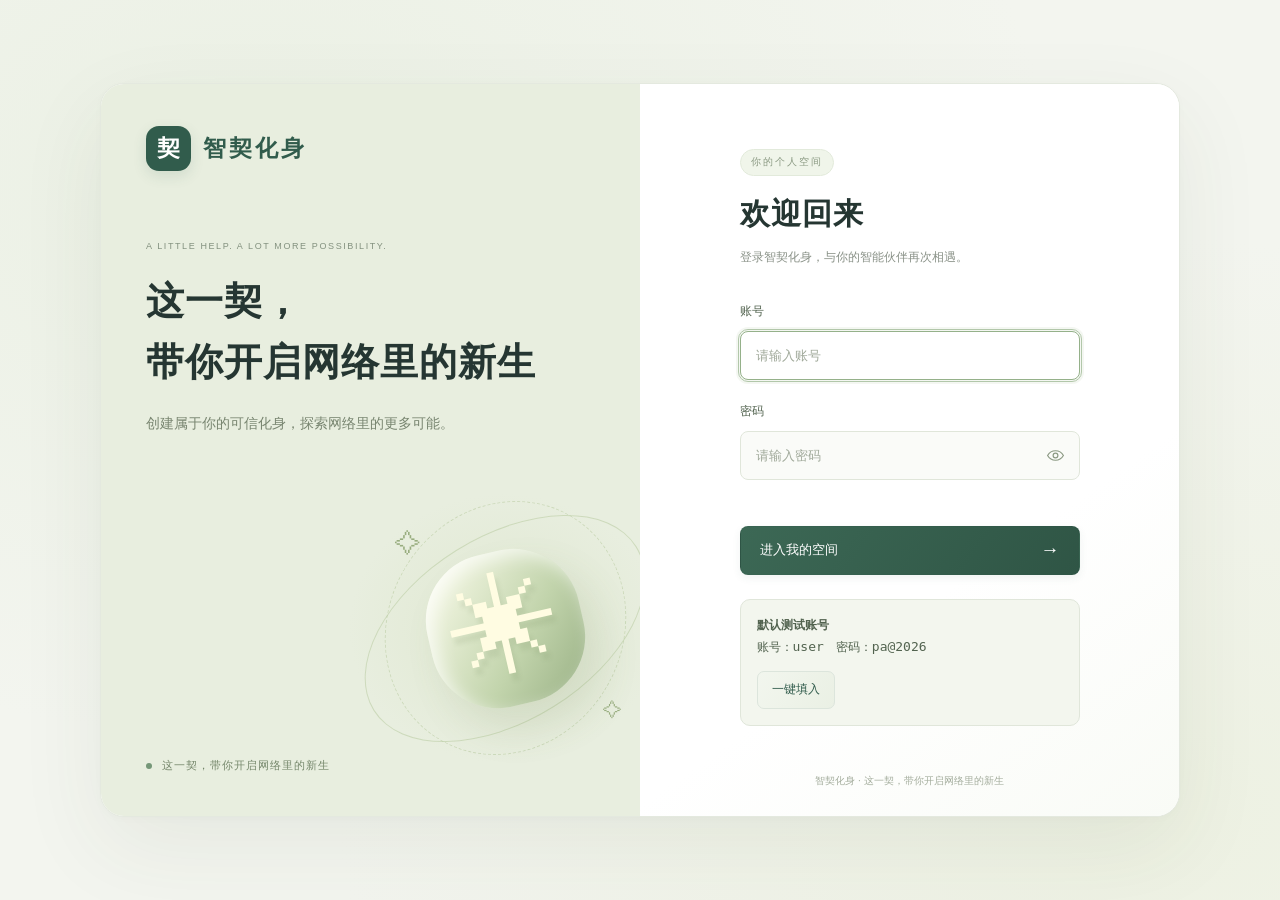
<file: app/web_user/experience/login.html>
<!doctype html>
<html lang="zh-CN"><head><meta charset="utf-8"><meta name="viewport" content="width=device-width,initial-scale=1"><title>登录 · 智契化身</title><link rel="stylesheet" href="./style.css"><link rel="stylesheet" href="./login.css"><link rel="stylesheet" href="./button-motion.css"><link rel="stylesheet" href="./ambient-motion.css"></head>
<body class="login-page">
<div class="login-shell">
<section class="welcome"><a class="brand" href="./login.html"><span class="brand-icon">契</span><span>智契化身</span></a><div class="welcome-copy"><p class="eyebrow">A LITTLE HELP. A LOT MORE POSSIBILITY.</p><h1>这一契，<br>带你开启网络里的新生</h1><p>创建属于你的可信化身，探索网络里的更多可能。</p></div><div class="welcome-art" aria-hidden="true"><div class="welcome-ring ring-one"></div><div class="welcome-ring ring-two"></div><div class="welcome-orb">✳</div><span class="spark spark-one">✧</span><span class="spark spark-two">✧</span></div><div class="welcome-foot"><span class="green-dot"></span> 这一契，带你开启网络里的新生</div></section>
<section class="login-side" aria-labelledby="login-title"><div class="login-content"><span class="login-kicker">你的个人空间</span><h2 id="login-title">欢迎回来</h2><p class="login-description">登录智契化身，与你的智能伙伴再次相遇。</p><form id="login-form"><label for="username">账号</label><input id="username" name="username" required autocomplete="username" placeholder="请输入账号" autofocus maxlength="128"><label for="password">密码</label><div class="password-field"><input id="password" name="password" type="password" required autocomplete="current-password" placeholder="请输入密码"><button type="button" id="toggle-password" aria-label="显示密码" aria-pressed="false"><svg viewBox="0 0 24 24" width="19" height="19" fill="none" stroke="currentColor" stroke-width="1.5" aria-hidden="true"><path d="M2 12s3.5-6 10-6 10 6 10 6-3.5 6-10 6S2 12 2 12Z"/><circle cx="12" cy="12" r="3"/></svg></button></div><p id="login-error" role="alert" aria-live="polite"></p><button type="submit" class="primary login-submit">进入我的空间 <span aria-hidden="true">→</span></button></form><aside class="demo-account" aria-label="默认测试账号"><strong>默认测试账号</strong><p>账号：<code>user</code>　密码：<code>pa@2026</code></p><button type="button" id="fill-demo" class="secondary">一键填入</button></aside></div><p class="login-footer">智契化身 · 这一契，带你开启网络里的新生</p></section>
</div><script src="./login.js" defer></script><script src="./button-motion.js" defer></script><script src="./ambient-motion.js" defer></script></body></html>
</file>
<file: app/web_user/experience/style.css>
@charset "UTF-8";
:root{--ink:#253632;--muted:#7a8580;--green:#315c4c;--line:#e5e9e4;--bg:#f7f8f4}*{box-sizing:border-box}body{margin:0;background:var(--bg);color:var(--ink);font:14px/1.65 "Segoe UI","Microsoft YaHei",sans-serif}button,input,select{font:inherit}button,a,input,select{ -webkit-tap-highlight-color:transparent}button,a{transition:background .18s,transform .18s}button{cursor:pointer;border:0}button:disabled{opacity:.45;cursor:not-allowed}button:hover:not(:disabled){filter:brightness(.96)}button:focus-visible,a:focus-visible{outline:3px solid #94b69f;outline-offset:4px}a{color:var(--green);text-decoration:none}h1,h2,h3,p{margin-top:0}h1{font-size:31px;letter-spacing:-1px;line-height:1.4;margin-bottom:10px;font-weight:600}h2{font-size:19px;font-weight:600}h3{font-size:17px;font-weight:600}small{font-size:12px}.sidebar{position:fixed;inset:0 auto 0 0;width:234px;background:#fff;border-right:1px solid var(--line);padding:34px 23px;display:flex;flex-direction:column}.brand{display:flex;align-items:center;gap:12px;font-size:24px;font-weight:650;letter-spacing:3px}.brand small{display:block;font-size:9px;letter-spacing:2px;color:var(--muted);font-weight:400}.brand-icon{background:var(--green);color:white;border-radius:13px;display:inline-grid;place-items:center;width:45px;height:45px;font-size:23px;letter-spacing:0}.nav-label{font-size:11px;color:#929b95;margin:55px 12px 17px}nav{display:grid;gap:9px}nav button{display:flex;gap:16px;padding:13px 16px;background:none;border-radius:9px;text-align:left;color:#7a8580;font-size:17px}nav button span{font-size:14px}nav button.active{background:#edf2eb;color:var(--green);font-weight:600}.side-note{margin-top:auto;background:#f6f8f2;padding:18px 13px;border-radius:12px;font-size:12px}.side-note p{color:var(--muted);font-size:11px;margin:9px 0 0}.green-dot{display:inline-block;width:6px;height:6px;background:#759778;border-radius:50%;margin-right:6px}.profile{display:flex;align-items:center;gap:10px;border-top:1px solid var(--line);padding-top:22px;margin-top:22px}.avatar{width:35px;height:35px;display:grid;place-items:center;background:#eee9de;border-radius:50%}.profile small{display:block;color:var(--muted);font-size:10px}.profile b{font-size:12px}.profile button{margin-left:auto;background:none;font-size:19px;color:var(--muted)}main{margin-left:234px;padding:0 46px;max-width:1600px}header{height:87px;display:flex;align-items:center;justify-content:space-between;border-bottom:1px solid var(--line);font-size:12px}.breadcrumb{color:#939c96}.header-tag{border:1px solid #dbe2d6;border-radius:20px;padding:5px 12px;color:#68806b;font-size:11px}.page{padding:34px 0}.heading{display:flex;align-items:center;justify-content:space-between;gap:16px;margin-bottom:26px}.heading p{color:var(--muted);margin-bottom:0}.eyebrow{font-size:10px;letter-spacing:2px;color:#83917f!important;margin-bottom:12px!important}.primary,.secondary,.light{padding:11px 21px;border-radius:7px;font-size:13px;font-weight:500;display:inline-block}.primary{color:#fff;background:var(--green)}.secondary{color:var(--green);background:#edf2eb;border:1px solid #dce5dc}.light{background:#fff;color:var(--green)}.light span{margin-left:26px}.hero{min-height:308px;border-radius:16px;background:#e9eee2;position:relative;overflow:hidden;display:grid;grid-template-columns:1fr 1fr}.hero-copy{padding:33px 37px;z-index:1}.pill{font-size:10px;border:1px solid #c9d5be;padding:4px 10px;border-radius:20px;color:#5b7458}.hero h2{font-size:32px;line-height:1.5;letter-spacing:1px;margin:17px 0 11px}.hero p{font-size:12px;color:#71806a;margin-bottom:22px}.orbit-art{position:relative;display:grid;place-items:center;min-height:310px;background:radial-gradient(ellipse,#d6e1bd99,transparent 65%)}.orb{width:143px;height:143px;border-radius:43%;transform:rotate(-12deg);background:linear-gradient(130deg,#ffffed,#c0d2a9 60%,#8ca779);box-shadow:inset 5px 6px 15px #ffffffbb,12px 22px 40px #74845733;display:grid;place-items:center}.orb span{color:#fff9d7;font-size:103px;text-shadow:3px 8px 5px #5d775533;line-height:1}.orbit{position:absolute;border:1px solid #b3c69a80;border-radius:50%;width:320px;height:220px;transform:rotate(-33deg)}.o2{width:250px;height:300px;transform:rotate(38deg);border-style:dashed}.float-tag{position:absolute;background:#ffffffd9;border:1px solid #fff;padding:9px 16px;border-radius:10px;color:#667a58;font-size:11px;box-shadow:0 5px 17px #40513508}.tag1{top:56px;right:44px}.tag2{left:7px;top:133px}.tag3{bottom:38px;right:43px}.stats{display:grid;grid-template-columns:repeat(3,1fr);gap:17px;margin:23px 0 33px}.stats article{background:#fff;border:1px solid var(--line);border-radius:11px;padding:19px 22px}.stats span{color:var(--muted);font-size:11px}.stats b{display:block;font-size:20px;font-weight:500;margin:5px 0}.stats small{color:#98a096;font-size:11px}.section-title{display:flex;justify-content:space-between;align-items:center;gap:15px;margin:23px 0 15px}.section-title h2{margin:0}.section-title>span{font-size:11px;color:var(--muted)}.text-button{background:none;color:#718570;font-size:12px}.panel{background:#fff;border:1px solid var(--line);border-radius:12px;padding:26px;margin-bottom:22px}.panel .section-title{margin-top:0}.empty{text-align:center;padding:28px}.empty-icon{display:inline-grid;place-items:center;width:55px;height:55px;border-radius:17px;background:#f0f3e9;color:#8ca174;font-size:33px}.empty h3{margin:13px 0 6px}.empty p,.muted{color:var(--muted);font-size:12px}.empty .primary{margin-top:4px}.scenarios{display:grid;grid-template-columns:repeat(3,1fr);gap:17px}.scenarios button{background:#fff;border:1px solid var(--line);border-radius:12px;text-align:left;padding:21px;color:var(--ink)}.scenario-icon{width:36px;height:36px;border-radius:10px;display:grid;place-items:center;font-size:21px;margin-bottom:16px}.lavender{background:#f0edf8;color:#9c87b6}.peach{background:#fbf0e2;color:#ba945b}.mint{background:#e9f3ee;color:#779d8b}.scenarios h3{font-size:14px;margin-bottom:8px}.scenarios p{font-size:12px;color:var(--muted)}.scenarios button>span:last-child{font-size:11px;color:#84917c}footer{font-size:10px;color:#a0aaa0;text-align:center;padding-top:30px}.steps{display:flex;gap:10px;margin-bottom:25px}.steps span{flex:1;border-top:3px solid #dde4d9;padding:12px 0;color:var(--muted)}.steps span.done{border-color:var(--green);color:var(--green)}label{display:block;font-size:12px;margin:15px 0;color:#61736a}input,select{display:block;width:100%;padding:11px 12px;border:1px solid #dce3dc;border-radius:7px;background:#fcfdfa;color:var(--ink);margin-top:7px}input:focus,select:focus{outline:2px solid #b2c7aa;outline-offset:1px}.form-grid{display:grid;grid-template-columns:1fr 1fr;gap:0 22px}.upload{padding:15px;background:#f7f9f3;border:1px dashed #cedbc7;border-radius:9px}.upload small{color:var(--muted)}.upload input{border:0;background:none}.capability-row{padding:12px 0;border-bottom:1px solid var(--line)}.capability-row label{display:inline-flex;align-items:center;gap:8px;padding:8px 12px;background:#f4f7f0;border-radius:7px;margin:5px 8px 5px 0}.capability-row input{width:auto;margin:0;accent-color:var(--green)}#confirm-capabilities{margin-top:20px}#notice{position:sticky;top:10px;z-index:5;background:#e7efe1;border:1px solid #c9d9bd;border-radius:9px;padding:13px 20px;box-shadow:0 4px 20px #22332210}#notice.error{background:#fff0e9;border-color:#e7c9ba;color:#9d543c}dialog{border:1px solid var(--line);border-radius:18px;padding:38px;width:430px;max-width:92vw;color:var(--ink);box-shadow:0 30px 100px #24342b33}dialog::backdrop{background:#263c3066;backdrop-filter:blur(5px)}dialog .eyebrow{margin-top:23px}dialog .primary{width:100%}#login-error{color:#ad5e4f;font-size:12px}.identity-banner{text-align:center;padding:45px}.identity-banner h2{margin-top:20px}dl{display:grid;grid-template-columns:130px 1fr;font-size:13px;gap:15px}dt{color:var(--muted)}dd{margin:0;overflow-wrap:anywhere}pre{white-space:pre-wrap;overflow-wrap:anywhere;background:#f4f6f1;padding:15px;border-radius:7px;font-size:12px}#creation-result{margin-top:18px}.agent-live{display:flex;align-items:center;gap:20px;text-align:left}.agent-live h3{margin:0}.agent-live p{margin:4px 0}.agent-live button{margin-left:auto}[hidden]{display:none!important}@media(min-width:1500px){main{margin-right:auto}}@media(max-width:1050px){.sidebar{width:194px;padding:26px 16px}main{margin-left:194px;padding:0 25px}.hero-copy{padding:28px}.tag1{right:10px}.tag2{left:-14px}.orbit{width:230px}.heading h1{font-size:26px}.hero h2{font-size:27px}}@media(max-width:720px){.sidebar{position:static;width:100%;padding:14px 18px;border-right:0;border-bottom:1px solid var(--line)}.brand{font-size:20px}.brand-icon{width:35px;height:35px;font-size:19px}.nav-label,.side-note,.profile{display:none}nav{display:flex;margin-top:15px;gap:2px;overflow-x:auto}nav button{padding:8px;gap:5px;white-space:nowrap}nav button span{font-size:12px}main{margin:0;padding:0 18px}header{height:55px}.page{padding:25px 0}.heading{display:block}.heading>.primary{margin-top:17px}h1{font-size:25px}.hero{grid-template-columns:1fr}.hero-copy{padding:28px}.orbit-art{position:absolute;right:-65px;top:22px;width:240px;opacity:.35}.hero-copy{max-width:90%}.float-tag{display:none}.stats{gap:8px}.stats article{padding:12px 9px}.stats b{font-size:15px}.stats small{display:none}.scenarios{grid-template-columns:1fr}.scenarios button{padding:18px}.scenarios p br{display:none}.form-grid{grid-template-columns:1fr}.panel{padding:20px}.section-title>span{display:none}.steps{font-size:12px}.agent-live{flex-wrap:wrap}.agent-live button{margin-left:0}dl{grid-template-columns:1fr;gap:5px}dd{margin-bottom:12px}}
.session-checking > .sidebar,.session-checking > main{display:none}
.sidebar nav button{display:flex;align-items:center;gap:12px;padding:13px 16px;min-height:48px;font-family:inherit;font-size:14px;font-weight:500;line-height:1.5;letter-spacing:0;text-align:left}
.sidebar nav button.active{font-weight:600}
.sidebar nav button .nav-icon{display:inline-flex;align-items:center;justify-content:center;flex:0 0 22px;width:22px;font-size:20px;line-height:1;font-weight:400}
.sidebar nav button .nav-text{font-family:inherit;font-size:14px;line-height:1.5}
@media(max-width:700px){.sidebar nav button{gap:7px;padding:9px 10px;min-height:40px}.sidebar nav button .nav-icon{flex-basis:20px;width:20px;font-size:18px}.sidebar nav button .nav-text{font-size:12px}}

/* Standalone first-login setup, reusing the existing claim forms. */
.setup-bar{display:flex;align-items:center;justify-content:space-between;gap:16px;margin-bottom:40px;color:#3d6052}
.setup-bar[hidden]{display:none}
body.first-setup .sidebar,body.first-setup main>header{display:none}
body.first-setup{display:block;background:radial-gradient(ellipse at top,#e7eddd,transparent 65%),#f7f9f4}
body.first-setup main{margin:0 auto;width:min(860px,100%);max-width:860px;padding:32px 24px;box-sizing:border-box}
body.first-setup #page-create>.heading{text-align:center;justify-content:center}
body.first-setup #page-create>.panel{border-radius:24px;box-shadow:0 12px 40px #3d60520a}
body.first-setup #page-create>.panel[hidden]{display:none}
body.first-setup .steps{margin:24px 0}
@media(max-width:600px){body.first-setup main{padding:20px 16px}.setup-bar{align-items:flex-start;margin-bottom:24px}.setup-bar>div{display:flex;flex-wrap:wrap}}
</file>
<file: app/web_user/experience/login.css>
.login-page{min-height:100vh;min-height:100svh;display:grid;place-items:center;padding:40px;background:#f3f5ef}.login-shell{width:min(1080px,100%);min-height:660px;display:grid;grid-template-columns:1fr 1fr;background:#fff;border:1px solid #e4e9df;border-radius:24px;overflow:hidden;box-shadow:0 24px 80px #344b3910}.welcome{position:relative;overflow:hidden;background:#e8eedf;padding:42px 45px;display:flex;flex-direction:column}.welcome .brand{font-size:23px;z-index:1}.welcome-copy{position:relative;z-index:1;margin-top:68px}.welcome-copy .eyebrow{font-size:9px;letter-spacing:1.6px}.welcome-copy h1{font-size:38px;line-height:1.6;letter-spacing:1px;margin:17px 0}.welcome-copy>p:last-child{font-size:14px;line-height:1.9;color:#788570}.welcome-foot{position:relative;z-index:1;margin-top:auto;padding-top:180px;font-size:11px;letter-spacing:1px;color:#75876b}.welcome-art{position:absolute;width:330px;height:285px;right:-30px;bottom:45px;display:grid;place-items:center;background:radial-gradient(ellipse,#d2deba66,transparent 67%)}.welcome-orb{width:155px;height:155px;display:grid;place-items:center;border-radius:43%;transform:rotate(-13deg);background:linear-gradient(130deg,#fffff0,#c2d4ac 60%,#96ae82);box-shadow:inset 6px 8px 18px #ffffffb0,12px 25px 38px #6b825323;color:#fffce2;font-size:110px;line-height:1;text-shadow:3px 7px 4px #6d845b22}.welcome-ring{position:absolute;border:1px solid #b6c99d88;border-radius:50%;width:310px;height:185px;transform:rotate(-32deg)}.ring-two{width:235px;height:260px;border-style:dashed;transform:rotate(30deg)}.spark{position:absolute;color:#98ad7f;font-size:26px}.spark-one{top:37px;left:55px}.spark-two{bottom:44px;right:48px;font-size:19px}.login-side{position:relative;display:flex;align-items:center;justify-content:center;padding:65px 55px 90px}.login-content{width:100%;max-width:340px}.login-kicker{font-size:11px;letter-spacing:2px;color:#8a9982}.login-content h2{font-size:30px;letter-spacing:1px;margin:13px 0 10px}.login-description{color:#899187;font-size:12px;margin-bottom:34px}.login-content label{font-size:12px;margin:22px 0 9px;color:#52634f}.login-content input{height:49px;margin:0;background:#fafbf8;border-color:#e0e6da;border-radius:8px;padding:12px 15px;font-size:13px}.password-field{position:relative}.password-field input{padding-right:49px}.password-field button{position:absolute;right:5px;top:5px;width:39px;height:39px;display:grid;place-items:center;background:none;color:#8b9983;border-radius:6px}.login-submit{width:100%;display:flex;align-items:center;justify-content:space-between;height:49px;padding:0 19px;font-size:13px;border-radius:8px}.login-submit span{font-size:19px}.login-content #login-error{min-height:24px;margin:12px 0 10px;font-size:12px}.login-help{text-align:center;font-size:11px;color:#9ca594;margin:22px 0 0}.login-footer{position:absolute;bottom:26px;left:15px;right:15px;text-align:center;font-size:10px;color:#a4ad9d;margin:0}@media(max-width:760px){.login-page{padding:20px}.login-shell{grid-template-columns:1fr;max-width:470px;min-height:0;border-radius:18px}.welcome{padding:27px 30px;min-height:205px}.welcome-copy{margin-top:22px}.welcome-copy .eyebrow,.welcome-copy>p:last-child,.welcome-foot{display:none}.welcome-copy h1{font-size:24px;line-height:1.5;margin:0}.welcome-art{width:180px;height:170px;right:-8px;bottom:-22px;opacity:.65}.welcome-orb{width:85px;height:85px;font-size:62px}.welcome-ring{width:170px;height:105px}.ring-two{width:130px;height:145px}.spark{display:none}.login-side{padding:33px 30px 72px}.login-content{max-width:none}.login-content h2{font-size:26px;margin-top:8px}.login-description{margin-bottom:23px}.login-footer{bottom:21px}.login-content label{margin-top:17px}}@media(prefers-reduced-motion:reduce){*{transition:none!important}}
.demo-account{margin-top:24px;padding:16px;background:#f3f6ee;border:1px solid #e0e6da;border-radius:10px;font-size:12px;color:#52634f}.demo-account p{line-height:1.8;overflow-wrap:anywhere}.demo-account code{font-size:13px}.demo-account button{padding:8px 14px;font-size:12px}
</file>
<file: app/web_user/experience/button-motion.css>
/* Shared, lightweight feedback for login and workspace controls. */
button {
  position: relative;
  isolation: isolate;
  transition: transform 180ms ease, box-shadow 180ms ease,
    background-color 180ms ease, border-color 180ms ease, opacity 180ms ease;
  -webkit-tap-highlight-color: transparent;
}
@media (hover: hover) and (pointer: fine) {
  .primary:hover:not(:disabled), .secondary:hover:not(:disabled),
  .light:hover:not(:disabled) {
    transform: translateY(-2px);
    box-shadow: 0 6px 16px #315c4c20;
  }
  .scenarios button:hover:not(:disabled) {
    transform: translateY(-4px);
    box-shadow: 0 10px 24px #315c4c12;
    border-color: #bdcdb5;
  }
  nav button:hover:not(:disabled) { background-color: #edf2eb; }
  .text-button:hover:not(:disabled), #toggle-password:hover { background-color: #edf2eb; }
  .login-submit:hover:not(:disabled) span, .light:hover:not(:disabled) span {
    transform: translateX(4px);
  }
}
.login-submit span, .light span {
  display: inline-block;
  transition: transform 180ms ease;
}
button:active:not(:disabled) {
  transform: translateY(1px) scale(.975);
  box-shadow: none;
  transition-duration: 70ms;
}
button:disabled { transform: none; box-shadow: none; }
.button-ripple-layer {
  position: absolute;
  inset: 0;
  overflow: hidden;
  border-radius: inherit;
  pointer-events: none;
  z-index: 1;
}
.button-ripple {
  position: absolute;
  border-radius: 50%;
  background: #648b6430;
  transform: scale(0);
  opacity: .8;
  animation: button-ripple-out 520ms cubic-bezier(.2,.6,.3,1) forwards;
}
.primary .button-ripple { background: #ffffff38; }
@keyframes button-ripple-out {
  to { transform: scale(1); opacity: 0; }
}
@media (prefers-reduced-motion: reduce) {
  button, .login-submit span, .light span { transition: none !important; }
  button:hover:not(:disabled), button:active:not(:disabled),
  .login-submit:hover:not(:disabled) span, .light:hover:not(:disabled) span {
    transform: none !important;
  }
  .button-ripple-layer { display: none; }
}
</file>
<file: app/web_user/experience/ambient-motion.css>
/* Slow, quiet motion shared by the welcome screen and workspace illustration. */
/* Visual refinements only: no application state or interaction handlers. */
:root { --surface-shadow: 0 4px 22px #2b493407; }
body { background-image: radial-gradient(ellipse at 95% 0%, #e6eddf65, transparent 48%); }
::selection { background: #cbdcc2; color: #254631; }
.sidebar { background: linear-gradient(180deg, #fff, #fafcf8); }
.brand-icon { box-shadow: 0 5px 14px #315c4c20; }
nav button { border: 1px solid transparent; }
nav button.active { background: linear-gradient(110deg, #e4edde, #f1f5ec); border-color: #dae5d3; box-shadow: 0 3px 9px #315c4c07; }
nav button.active::before { content: ''; position: absolute; left: -8px; top: 26%; bottom: 26%; width: 3px; border-radius: 5px; background: #66835c; }
main > header { position: relative; }
.header-tag { background: #ffffff9c; }
.heading .eyebrow { color: #758e6a !important; }
.hero { border: 1px solid #e1e8d8; box-shadow: inset 0 1px 0 #ffffffa0, 0 12px 34px #46643d07; background-image: linear-gradient(115deg, #ecf0e5, #e5ecdc); }
.float-tag { backdrop-filter: blur(8px); box-shadow: 0 8px 20px #526b3f0c; }
.pill { background: #ffffff40; }
.panel, .stats article, .scenarios button { box-shadow: var(--surface-shadow); }
.panel, .stats article, .child-card { transition: border-color 220ms ease, box-shadow 220ms ease, background-color 220ms ease; }
.panel:focus-within { border-color: #b5cbaa; box-shadow: 0 0 0 3px #b5cbaa13, var(--surface-shadow); }
.stats article { position: relative; overflow: hidden; }
.stats article::after { content: ''; position: absolute; right: -20px; top: -25px; width: 85px; height: 85px; background: radial-gradient(circle, #e3ecdc80, transparent 70%); pointer-events: none; }
.stats b { letter-spacing: -.4px; }
.empty { background: radial-gradient(ellipse at 50% 15%, #f1f6ea90, transparent 62%), #fff; }
.empty-icon { border: 1px solid #e2ead9; box-shadow: inset 0 1px 0 #fff; }
.primary { background: linear-gradient(125deg, #3c6855, #2f5545); border: 1px solid #2f55451a; box-shadow: 0 3px 8px #315c4c13; }
.primary:disabled { box-shadow: none; }
.secondary { background: linear-gradient(120deg, #f2f6ee, #eaf0e4); }
.primary:focus-visible, .secondary:focus-visible, summary:focus-visible { outline: 3px solid #a3bf96; outline-offset: 4px; }
label { transition: color 180ms ease; }
label:focus-within { color: #315c4c; }
input:not([type=checkbox]), select { transition: border-color 180ms ease, background-color 180ms ease, box-shadow 180ms ease; }
input:not([type=checkbox]):focus, select:focus { background: #fff; border-color: #9ab38d; box-shadow: 0 0 0 4px #94af8014; outline-width: 1px; }
input::placeholder { color: #a0a99a; }
input[type=checkbox] { width: 16px; height: 16px; flex-shrink: 0; cursor: pointer; }
.capability-row label { border: 1px solid transparent; cursor: pointer; transition: background-color 180ms, border-color 180ms, box-shadow 180ms; }
.capability-row label:has(input:checked) { background: #e8f0e1; border-color: #b7cda9; color: #355c36; box-shadow: inset 0 1px 0 #ffffff9e; }
.capability-row label:has(input:disabled) { cursor: default; opacity: .7; }
.upload { transition: background-color 200ms, border-color 200ms; }
input[type=file]::file-selector-button { border: 1px solid #d0deca; background: #fff; color: #496a40; border-radius: 6px; padding: 8px 13px; margin-right: 12px; font: inherit; cursor: pointer; }
details > summary { padding: 12px 14px; border: 1px solid #e2e9dc; border-radius: 8px; background: #f7f9f3; color: #466540; transition: background-color 180ms, border-color 180ms; cursor: pointer; }
details[open] > summary { background: #edf3e7; border-color: #cbdcc0; margin-bottom: 14px; }
details[open] > form { animation: surface-enter 240ms ease-out; }
.steps span { border-radius: 3px 3px 0 0; transition: border-color 220ms, color 220ms, background-color 220ms; }
.steps span.done { background: linear-gradient(180deg, #e9f0e160, transparent); }
.page:not([hidden]) { animation: surface-enter 320ms cubic-bezier(.2,.7,.3,1); }
#notice { backdrop-filter: blur(12px); background: #eaf2e4f5; border-left: 4px solid #83a170; animation: notice-enter 230ms ease-out; }
#notice.error { border-left-color: #c38665; }
.login-page { background-image: radial-gradient(ellipse at 20% 20%, #e5eddc99, transparent 55%), radial-gradient(ellipse at 90% 90%, #edf1e2, transparent 50%); }
.login-shell { box-shadow: 0 30px 90px #32472c12, 0 2px 8px #32472c05; }
.login-side { background: linear-gradient(145deg, #fff 65%, #f9fbf6); }
.login-content .login-kicker { padding: 4px 10px; border-radius: 20px; background: #f0f5ea; border: 1px solid #e2eadb; font-size: 10px; }
.login-content #login-error:not(:empty) { padding: 9px 12px; background: #fff4ee; border-radius: 7px; border-left: 3px solid #d8a082; }
@media (hover: hover) and (pointer: fine) {
  .panel:hover, .stats article:hover, .child-card:hover { border-color: #cdddc3; box-shadow: 0 7px 25px #315c4c0b; }
  .scenarios button:hover .scenario-icon { transform: translateY(-2px) rotate(-6deg); }
  .scenario-icon { transition: transform 220ms ease; }
  .upload:hover { background: #f0f5e9; border-color: #9db78c; }
  .capability-row label:hover { border-color: #c5d6b9; }
  details > summary:hover { background: #edf3e7; border-color: #bdcfb1; }
  a.primary:hover { transform: translateY(-2px); box-shadow: 0 7px 18px #315c4c25; }
}
@keyframes surface-enter { from { opacity: 0; transform: translateY(7px); } to { opacity: 1; transform: translateY(0); } }
@keyframes notice-enter { from { opacity: 0; transform: translateY(-5px); } to { opacity: 1; transform: translateY(0); } }
@media (max-width: 720px) {
  nav button.active::before { left: 22%; right: 22%; top: auto; bottom: 1px; width: auto; height: 2px; }
  button, a.primary, details > summary { min-height: 42px; }
  .runtime-actions > * { flex-grow: 1; text-align: center; }
}
@media (prefers-reduced-motion: reduce) {
  .page:not([hidden]), details[open] > form, #notice { animation: none; }
  .panel, .stats article, .child-card, label, input, select, .capability-row label,
  .upload, details > summary, .steps span, .scenario-icon { transition: none !important; }
  .scenarios button:hover .scenario-icon, a.primary:hover { transform: none; }
}
.orbit-art, .welcome-art { --float-distance: -10px; }
.orb, .welcome-orb { animation: companion-float 7s ease-in-out infinite; }
.orb span { display: block; animation: companion-star 32s linear infinite; }
.orbit, .welcome-ring { animation: companion-orbit 38s linear infinite; }
.o1 { --orbit-angle: -33deg; }
.o2 { --orbit-angle: 38deg; animation-duration: 49s; animation-direction: reverse; }
.ring-one { --orbit-angle: -32deg; }
.ring-two { --orbit-angle: 30deg; animation-duration: 49s; animation-direction: reverse; }
.float-tag { animation: companion-label 6s ease-in-out infinite; }
.tag2 { animation-delay: -2s; }
.tag3 { animation-delay: -4s; }
.spark { animation: companion-twinkle 5s ease-in-out infinite; }
.spark-two { animation-delay: -2.5s; }
.login-shell { animation: welcome-enter 700ms cubic-bezier(.2,.7,.2,1) both; }
.welcome-copy { animation: welcome-enter 800ms 100ms cubic-bezier(.2,.7,.2,1) both; }
.login-content > .login-kicker, .login-content > h2, .login-description,
.login-content > form, .login-help {
  animation: welcome-enter 650ms cubic-bezier(.2,.7,.2,1) both;
}
.login-content > .login-kicker { display: inline-block; animation-delay: 120ms; }
.login-content > h2 { animation-delay: 180ms; }
.login-description { animation-delay: 230ms; }
.login-content > form { animation-delay: 280ms; }
.login-help { animation-delay: 330ms; }
.login-content input {
  transition: border-color 200ms ease, box-shadow 200ms ease, background-color 200ms ease;
}
.login-content input:focus {
  background-color: #fff;
  border-color: #95b18a;
  box-shadow: 0 0 0 4px #9cb68a1c;
}
.login-submit[aria-busy="true"]::after {
  content: '';
  width: 15px;
  height: 15px;
  border: 2px solid #ffffff55;
  border-top-color: #fff;
  border-radius: 50%;
  animation: companion-star 850ms linear infinite;
}
.login-content #login-error:not(:empty) { animation: message-enter 240ms ease-out; }
.motion-paused *, .motion-paused *::after { animation-play-state: paused !important; }
@keyframes companion-float {
  0%, 100% { transform: translateY(0) rotate(-13deg); }
  50% { transform: translateY(var(--float-distance)) rotate(-7deg); }
}
@keyframes companion-star { to { transform: rotate(360deg); } }
@keyframes companion-orbit {
  from { transform: rotate(var(--orbit-angle)); }
  to { transform: rotate(calc(var(--orbit-angle) + 360deg)); }
}
@keyframes companion-label {
  0%, 100% { transform: translateY(0); }
  50% { transform: translateY(-5px); }
}
@keyframes companion-twinkle {
  0%, 100% { opacity: .45; transform: scale(.9); }
  50% { opacity: .9; transform: scale(1.08); }
}
@keyframes welcome-enter {
  from { opacity: 0; transform: translateY(12px); }
  to { opacity: 1; transform: translateY(0); }
}
@keyframes message-enter {
  from { opacity: 0; transform: translateY(3px); }
  to { opacity: 1; transform: translateY(0); }
}
@media (max-width: 760px) {
  .orbit-art, .welcome-art { --float-distance: -5px; }
  .orb, .welcome-orb { animation-duration: 8s; }
  .login-shell { animation-duration: 450ms; }
}
@media (prefers-reduced-motion: reduce) {
  .orb, .orb span, .welcome-orb, .orbit, .welcome-ring, .float-tag, .spark,
  .login-shell, .welcome-copy, .login-content > .login-kicker,
  .login-content > h2, .login-description, .login-content > form, .login-help,
  .login-content #login-error:not(:empty), .login-submit[aria-busy="true"]::after {
    animation: none !important;
  }
  .login-content input { transition: none; }
}
</file>
